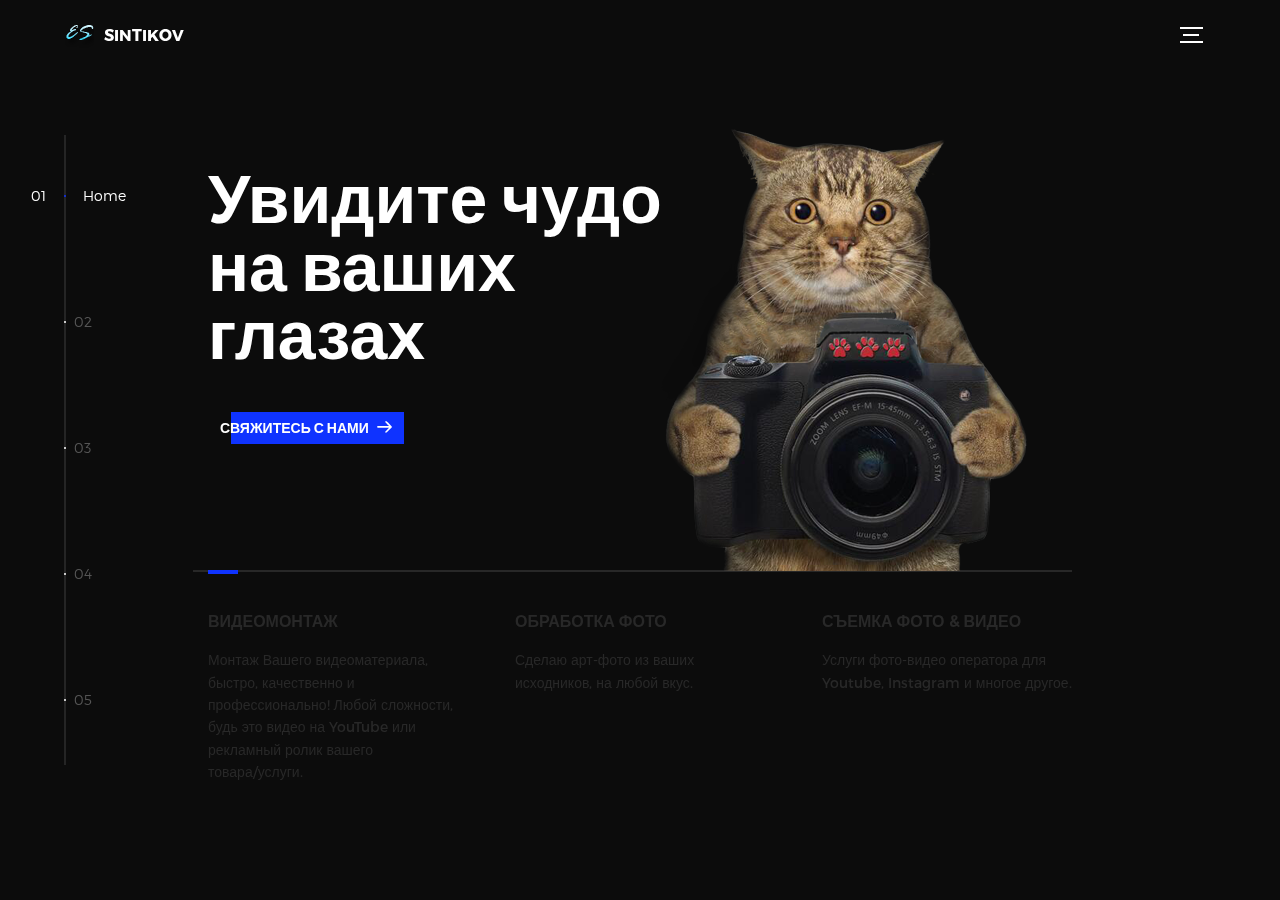
<file: index.html>
﻿<!DOCTYPE html>
<html lang="ru">
<head>
  <title>Professional editor</title>
  <meta charset="utf-8">
  <meta name="viewport" content="width=device-width, initial-scale=1">
  <meta http-equiv="X-UA-Compatible" content="IE=edge">
  <meta name="description" content="HTML5 website template">
  <meta name="keywords" content="global, template, html, sass, jquery">
  <meta name="author" content="Bucky Maler">
  <link rel="stylesheet" href="assets\css\main.css">
</head>
<body>
<div class="device-notification">
  <a class="device-notification--logo" href="#0">
    <img src="assets\img\logo.png" alt="Content Maker">
    <p>Erkebulan Sintikov</p>
  </a>
  <p class="device-notification--message">
    Для просмотра все возможности данного сайта, и мое портфолио,
    рекомендуется повернуть экран или посмотреть на компьтере</p>
</div>

<div class="perspective effect-rotate-left">
  <div class="container"><div class="outer-nav--return"></div>
    <div id="viewport" class="l-viewport">
      <div class="l-wrapper">
        <header class="header">
          <a class="header--logo" href="index.html">
            <img src="assets\img\logo.png" alt="Sintikov">
            <p>Sintikov</p>
          </a>
          <button class="header--cta cta">Свяжитесь с нами</button>
          <div class="header--nav-toggle">
            <span></span>
          </div>
        </header>
        <nav class="l-side-nav">
          <ul class="side-nav">
            <li class="is-active"><span>Home </span></li>
            <li><span>Works</span></li>
            <li><span>About us</span></li>
            <li><span>Contacts</span></li>
            <li><span>Call us</span></li>
          </ul>
        </nav>
        <ul class="l-main-content main-content">
          <li class="l-section section section--is-active">
            <div class="intro">
              <div class="intro--banner">
                <h1>Увидите чудо<br>на ваших<br>глазах</h1>
                <button class="cta">Свяжитесь с нами
                  <svg version="1.1" id="Layer_1" xmlns="http://www.w3.org/2000/svg" xmlns:xlink="http://www.w3.org/1999/xlink" x="0px" y="0px" viewbox="0 0 150 118" style="enable-background:new 0 0 150 118;" xml:space="preserve">
                  <g transform="translate(0.000000,118.000000) scale(0.100000,-0.100000)">
                    <path d="M870,1167c-34-17-55-57-46-90c3-15,81-100,194-211l187-185l-565-1c-431,0-571-3-590-13c-55-28-64-94-18-137c21-20,33-20,597-20h575l-192-193C800,103,794,94,849,39c20-20,39-29,61-29c28,0,63,30,298,262c147,144,272,271,279,282c30,51,23,60-219,304C947,1180,926,1196,870,1167z"></path>
                  </g>
                  </svg>
                  <span class="btn-background"></span>
                </button>
                <img src="assets\img\introduction-visual.png" alt="Welcome">
              </div>
              <div class="intro--options">
                <a href="#0">
                  <h3> Видеомонтаж</h3>
                  <p>Монтаж Вашего видеоматериала, быстро, качественно и профессионально!
                     Любой сложности, будь это видео на YouTube или рекламный ролик вашего
                   </br>товара/услуги.</p>
                </a>
                <a href="#0">
                  <h3>Обработка фото</h3>
                  <p>Сделаю арт-фото из ваших исходников, на любой вкус.</p>
                </a>
                <a href="#0">
                  <h3>Съемка фото &amp; видео</h3>
                  <p>Услуги фото-видео оператора для Youtube, Instagram и многое другое. </p>
                </a>
              </div>
            </div>
          </li>
          <li class="l-section section">
            <div class="work">
              <h2>Мои арт проекты</h2>
              <div class="work--lockup">
                <ul class="slider">
                  <li class="slider--item slider--item-left">
                    <a>
                      <div class="slider--item-image">
                        <img src="assets\img\work-victory.jpg" alt="Victory">
                      </div>
                      <p class="slider--item-title">Apocalypse</p>
                      <p class="slider--item-description">Сделал концепт Арт к постапокалиптичной игре.</p>
                    </a>
                  </li>
                  <li class="slider--item slider--item-center">
                    <a>
                      <div class="slider--item-image">
                        <img src="assets\img\work-metiew-smith.jpg" alt="Metiew and Smith">
                      </div>
                      <p class="slider--item-title">Blackcat &amp; Mystic</p>
                      <p class="slider--item-description">Я вот последние время засыпаю под страшные истории, как бы это странно не звучало, и как раз решил сделать такой вот арт) А что лучше всего легко подходит под мистику? Чёрные коты!)</p>
                    </a>
                  </li>
                  <li class="slider--item slider--item-right">
                    <a>
                      <div class="slider--item-image">
                        <img src="assets\img\work-alex-nowak.jpg" alt="Alex Nowak">
                      </div>
                      <p class="slider--item-title">Halloween</p>
                      <p class="slider--item-description">Толком подготовить что-то к Хелоуину не успел, но миниарт все равно сделал)</p>
                    </a>
                  </li>
                </ul>
                <div class="slider--prev">
                  <svg version="1.1" id="Layer_1" xmlns="http://www.w3.org/2000/svg" xmlns:xlink="http://www.w3.org/1999/xlink" x="0px" y="0px" viewbox="0 0 150 118" style="enable-background:new 0 0 150 118;" xml:space="preserve">
                  <g transform="translate(0.000000,118.000000) scale(0.100000,-0.100000)">
                    <path d="M561,1169C525,1155,10,640,3,612c-3-13,1-36,8-52c8-15,134-145,281-289C527,41,562,10,590,10c22,0,41,9,61,29
                    c55,55,49,64-163,278L296,510h575c564,0,576,0,597,20c46,43,37,109-18,137c-19,10-159,13-590,13l-565,1l182,180
                    c101,99,187,188,193,199c16,30,12,57-12,84C631,1174,595,1183,561,1169z"></path>
                  </g>
                  </svg>
                </div>
                <div class="slider--next">
                  <svg version="1.1" id="Layer_1" xmlns="http://www.w3.org/2000/svg" xmlns:xlink="http://www.w3.org/1999/xlink" x="0px" y="0px" viewbox="0 0 150 118" style="enable-background:new 0 0 150 118;" xml:space="preserve">
                  <g transform="translate(0.000000,118.000000) scale(0.100000,-0.100000)">
                    <path d="M870,1167c-34-17-55-57-46-90c3-15,81-100,194-211l187-185l-565-1c-431,0-571-3-590-13c-55-28-64-94-18-137c21-20,33-20,597-20h575l-192-193C800,103,794,94,849,39c20-20,39-29,61-29c28,0,63,30,298,262c147,144,272,271,279,282c30,51,23,60-219,304C947,1180,926,1196,870,1167z"></path>
                  </g>
                  </svg>
                </div>
              </div>
            </div>
          </li>
          <li class="l-section section">
            <div class="about">
              <div class="about--banner">
                <h2>Наша<br>главная <br>миссия</h2>
                <a href="nsfw\index.html">Вперед
                  <span>
                    <svg version="1.1" id="Layer_1" xmlns="http://www.w3.org/2000/svg" xmlns:xlink="http://www.w3.org/1999/xlink" x="0px" y="0px" viewbox="0 0 150 118" style="enable-background:new 0 0 150 118;" xml:space="preserve">
                    <g transform="translate(0.000000,118.000000) scale(0.100000,-0.100000)">
                      <path d="M870,1167c-34-17-55-57-46-90c3-15,81-100,194-211l187-185l-565-1c-431,0-571-3-590-13c-55-28-64-94-18-137c21-20,33-20,597-20h575l-192-193C800,103,794,94,849,39c20-20,39-29,61-29c28,0,63,30,298,262c147,144,272,271,279,282c30,51,23,60-219,304C947,1180,926,1196,870,1167z"></path>
                    </g>
                    </svg>
                  </span>
                </a>
                <img src="assets\img\about-visual.png" alt="About Us">
              </div>
                <p> МОИ ВИДЕОРОЛИКИ </p>
              <div class="about--options">
                <a href="https://www.youtube.com/watch?v=jl9R04DEmSE&t=11s" target="_blank">
                  <h3></h3>
                </a>
                <a href="https://www.youtube.com/watch?v=KBcQEMwI8ps" target="_blank">
                  <h3></h3>
                </a>
                <a href="https://www.youtube.com/watch?v=3m1AXe7Cogs" target="_blank">
                  <h3></h3>
                </a>
              </div>
            </div>
          </li>
          <li class="l-section section">
            <div class="contact">
              <div class="contact--lockup">
                <div class="modal">
                  <div class="modal--information">
                    <p> <a href="https://2gis.kz/nur_sultan/search/%D0%B1%D0%B0%D0%B9%D1%82%D1%83%D1%80%D1%81%D1%8B%D0%BD%D0%BE%D0%B2%D0%B0%2023%202%20%D0%B1%D0%BB%D0%BE%D0%BA%20%D0%B3/geo/70030076138901263/71.480553%2C51.123597?m=71.480531%2C51.123618%2F16.69" target = "_blank"> Байтурсынова 23, дом 2, Нур- Султан, Казахстан</p>
                    <a href="https://mail.google.com/mail/u/0/#inbox?compose=CllgCJlFlwbZfbxmbCTfmKNZzQDsxXQVzLvkxvXRMcFdHHzlPRSRfdvlplXwnHxKBsKWWFgzSwg" target = "_blank">
                      sintikoverkebulan@gmail.com</a>
                    <a href="https://wa.me/77786478995" target = "_blank" >+7 778 647 8995</a>
                  </div>
                  <ul class="modal--options">
                    <li><a href="https://www.t-do.ru/Sintikov" target = "_blank">Telegram</a></li>
                    <li><a href="https://www.instagram.com/erkebulansintikov/" target = "_blank">Instagram</a></li>
                    <li><a href="mailto:sintikoverkebulan@gmail.com" target = "_blank" >Напиши мне</a></li>
                  </ul>
                </div>
              </div>
            </div>
          </li>
          <li class="l-section section">
            <div class="hire">
              <h2>Какую услугу предпочитаете</h2>
              <!-- checkout formspree.io for easy form setup -->
              <form class="work-request">
                <div class="work-request--options">
                  <span class="options-a">
                    <input id="opt-1" type="checkbox" value="app design">
                    <label for="opt-1">
                      <svg version="1.1" id="Layer_1" xmlns="http://www.w3.org/2000/svg" xmlns:xlink="http://www.w3.org/1999/xlink" x="0px" y="0px" viewbox="0 0 150 111" style="enable-background:new 0 0 150 111;" xml:space="preserve">
                      <g transform="translate(0.000000,111.000000) scale(0.100000,-0.100000)">
                        <path d="M950,705L555,310L360,505C253,612,160,700,155,700c-6,0-44-34-85-75l-75-75l278-278L550-5l475,475c261,261,475,480,475,485c0,13-132,145-145,145C1349,1100,1167,922,950,705z"></path>
                      </g>
                      </svg>
                      Арт - Дизайн
                    </label>
                    <input id="opt-2" type="checkbox" value="graphic design">
                    <label for="opt-2">
                      <svg version="1.1" id="Layer_1" xmlns="http://www.w3.org/2000/svg" xmlns:xlink="http://www.w3.org/1999/xlink" x="0px" y="0px" viewbox="0 0 150 111" style="enable-background:new 0 0 150 111;" xml:space="preserve">
                      <g transform="translate(0.000000,111.000000) scale(0.100000,-0.100000)">
                        <path d="M950,705L555,310L360,505C253,612,160,700,155,700c-6,0-44-34-85-75l-75-75l278-278L550-5l475,475c261,261,475,480,475,485c0,13-132,145-145,145C1349,1100,1167,922,950,705z"></path>
                      </g>
                      </svg>
                      Монтаж видео
                    </label>
                    <input id="opt-3" type="checkbox" value="motion design">
                    <label for="opt-3">
                      <svg version="1.1" id="Layer_1" xmlns="http://www.w3.org/2000/svg" xmlns:xlink="http://www.w3.org/1999/xlink" x="0px" y="0px" viewbox="0 0 150 111" style="enable-background:new 0 0 150 111;" xml:space="preserve">
                      <g transform="translate(0.000000,111.000000) scale(0.100000,-0.100000)">
                        <path d="M950,705L555,310L360,505C253,612,160,700,155,700c-6,0-44-34-85-75l-75-75l278-278L550-5l475,475c261,261,475,480,475,485c0,13-132,145-145,145C1349,1100,1167,922,950,705z"></path>
                      </g>
                      </svg>
                      VFX слайды
                    </label>
                  </span>
                  <span class="options-b">
                    <input id="opt-4" type="checkbox" value="ux design">
                    <label for="opt-4">
                      <svg version="1.1" id="Layer_1" xmlns="http://www.w3.org/2000/svg" xmlns:xlink="http://www.w3.org/1999/xlink" x="0px" y="0px" viewbox="0 0 150 111" style="enable-background:new 0 0 150 111;" xml:space="preserve">
                      <g transform="translate(0.000000,111.000000) scale(0.100000,-0.100000)">
                        <path d="M950,705L555,310L360,505C253,612,160,700,155,700c-6,0-44-34-85-75l-75-75l278-278L550-5l475,475c261,261,475,480,475,485c0,13-132,145-145,145C1349,1100,1167,922,950,705z"></path>
                      </g>
                      </svg>
                      Съемка видео
                    </label>
                    <input id="opt-5" type="checkbox" value="webdesign">
                    <label for="opt-5">
                      <svg version="1.1" id="Layer_1" xmlns="http://www.w3.org/2000/svg" xmlns:xlink="http://www.w3.org/1999/xlink" x="0px" y="0px" viewbox="0 0 150 111" style="enable-background:new 0 0 150 111;" xml:space="preserve">
                      <g transform="translate(0.000000,111.000000) scale(0.100000,-0.100000)">
                        <path d="M950,705L555,310L360,505C253,612,160,700,155,700c-6,0-44-34-85-75l-75-75l278-278L550-5l475,475c261,261,475,480,475,485c0,13-132,145-145,145C1349,1100,1167,922,950,705z"></path>
                      </g>
                      </svg>
                      Фотосъемка
                    </label>
                    <input id="opt-6" type="checkbox" value="marketing">
                    <label for="opt-6">
                      <svg version="1.1" id="Layer_1" xmlns="http://www.w3.org/2000/svg" xmlns:xlink="http://www.w3.org/1999/xlink" x="0px" y="0px" viewbox="0 0 150 111" style="enable-background:new 0 0 150 111;" xml:space="preserve">
                      <g transform="translate(0.000000,111.000000) scale(0.100000,-0.100000)">
                        <path d="M950,705L555,310L360,505C253,612,160,700,155,700c-6,0-44-34-85-75l-75-75l278-278L550-5l475,475c261,261,475,480,475,485c0,13-132,145-145,145C1349,1100,1167,922,950,705z"></path>
                      </g>
                      </svg>
                      Рекламный ролик
                    </label>
                  </span>
                </div>
                <div class="work-request--information">
                  <div class="information-name">
                    <input id="name" type="text" spellcheck="false">
                    <label for="name">Имя Фамилия</label>
                  </div>
                  <div class="information-email">
                    <input id="email" type="email" spellcheck="false">
                    <label for="email">Email</label>
                  </div>
                </div>
                <input type="submit" value="Отправить заявку">
              </form>
            </div>
          </li>
        </ul>
      </div>
    </div>
  </div>
  <ul class="outer-nav">
    <li class="is-active">Главная</li>
    <li>Работы</li>
    <li>О нас</li>
    <li>Контакты</li>
    <li>Напиши нам</li>
  </ul>
</div>

<script src="https://ajax.googleapis.com/ajax/libs/jquery/2.2.4/jquery.min.js"></script>
<script>window.jQuery || document.write('<script src="assets/js/vendor/jquery-2.2.4.min.js"><\/script>')</script>
<script src="assets\js\functions-min.js"></script>
</body>
</html>
</file>
